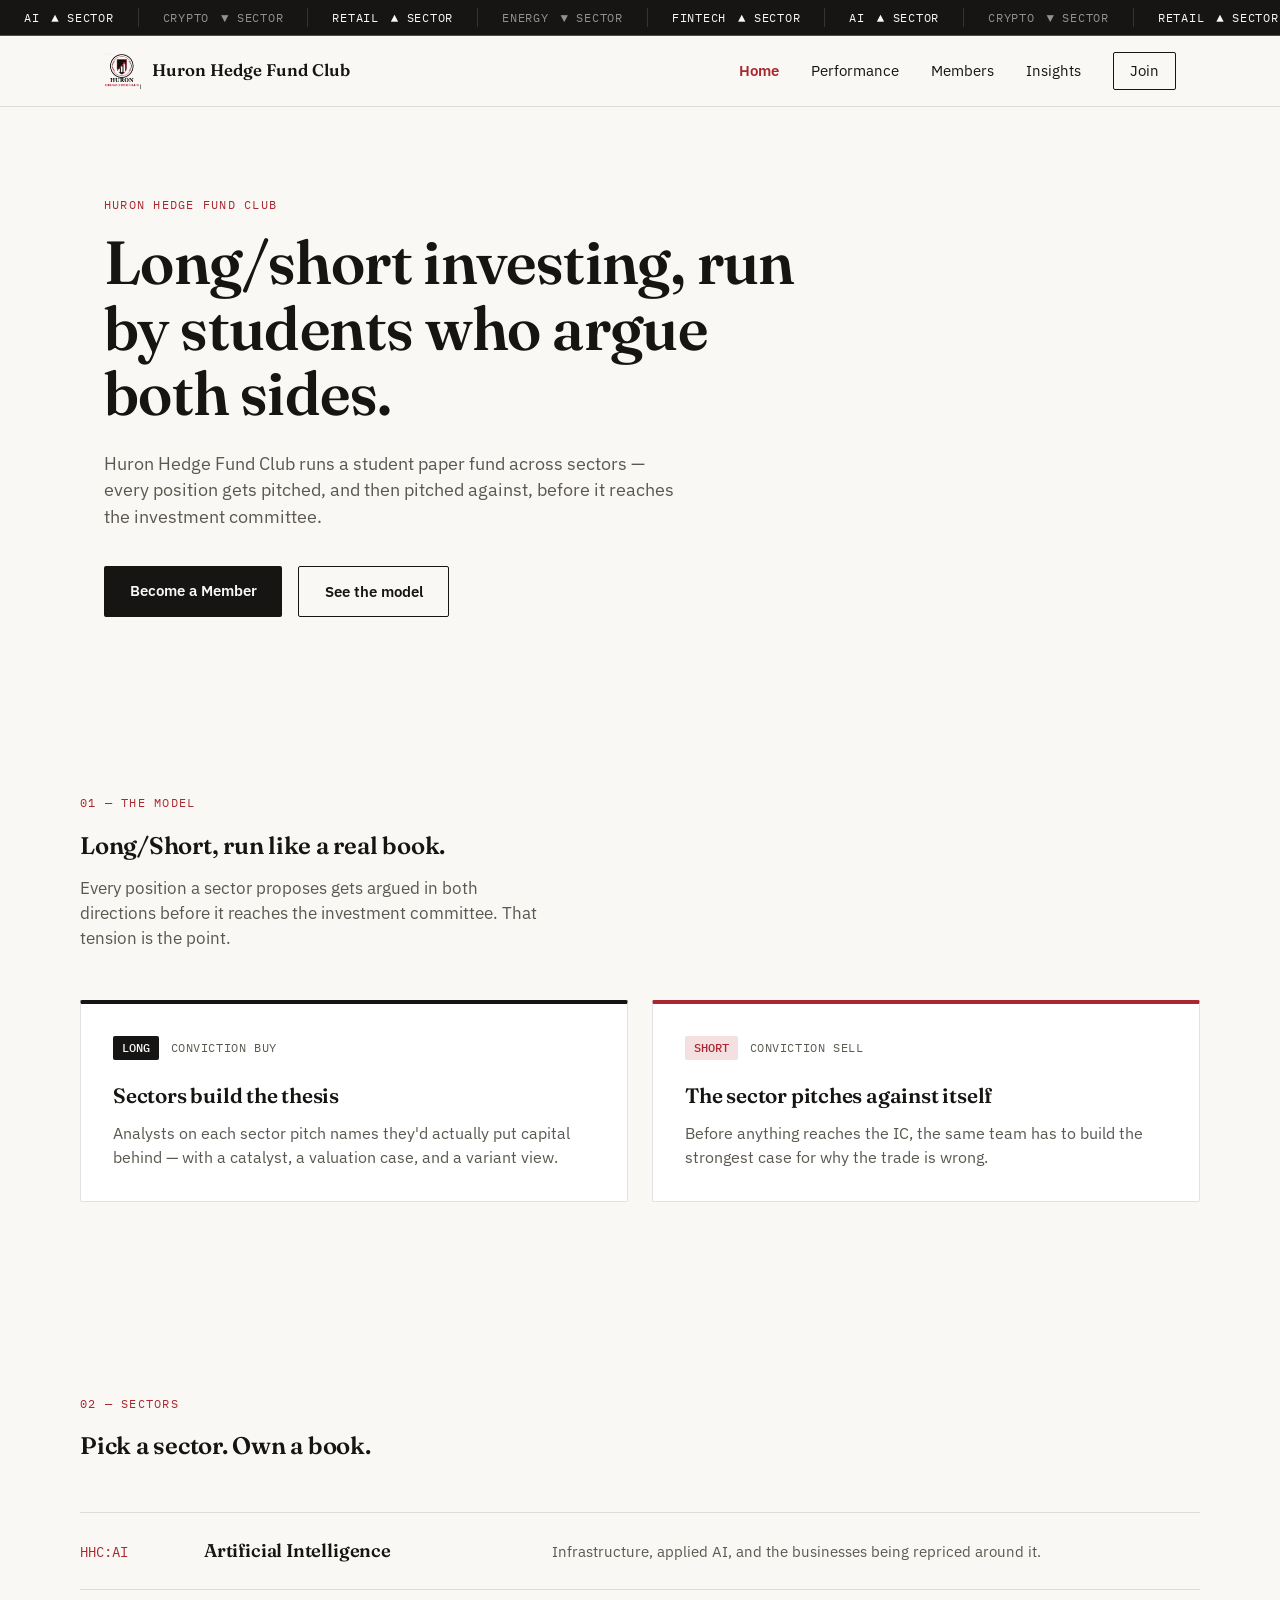
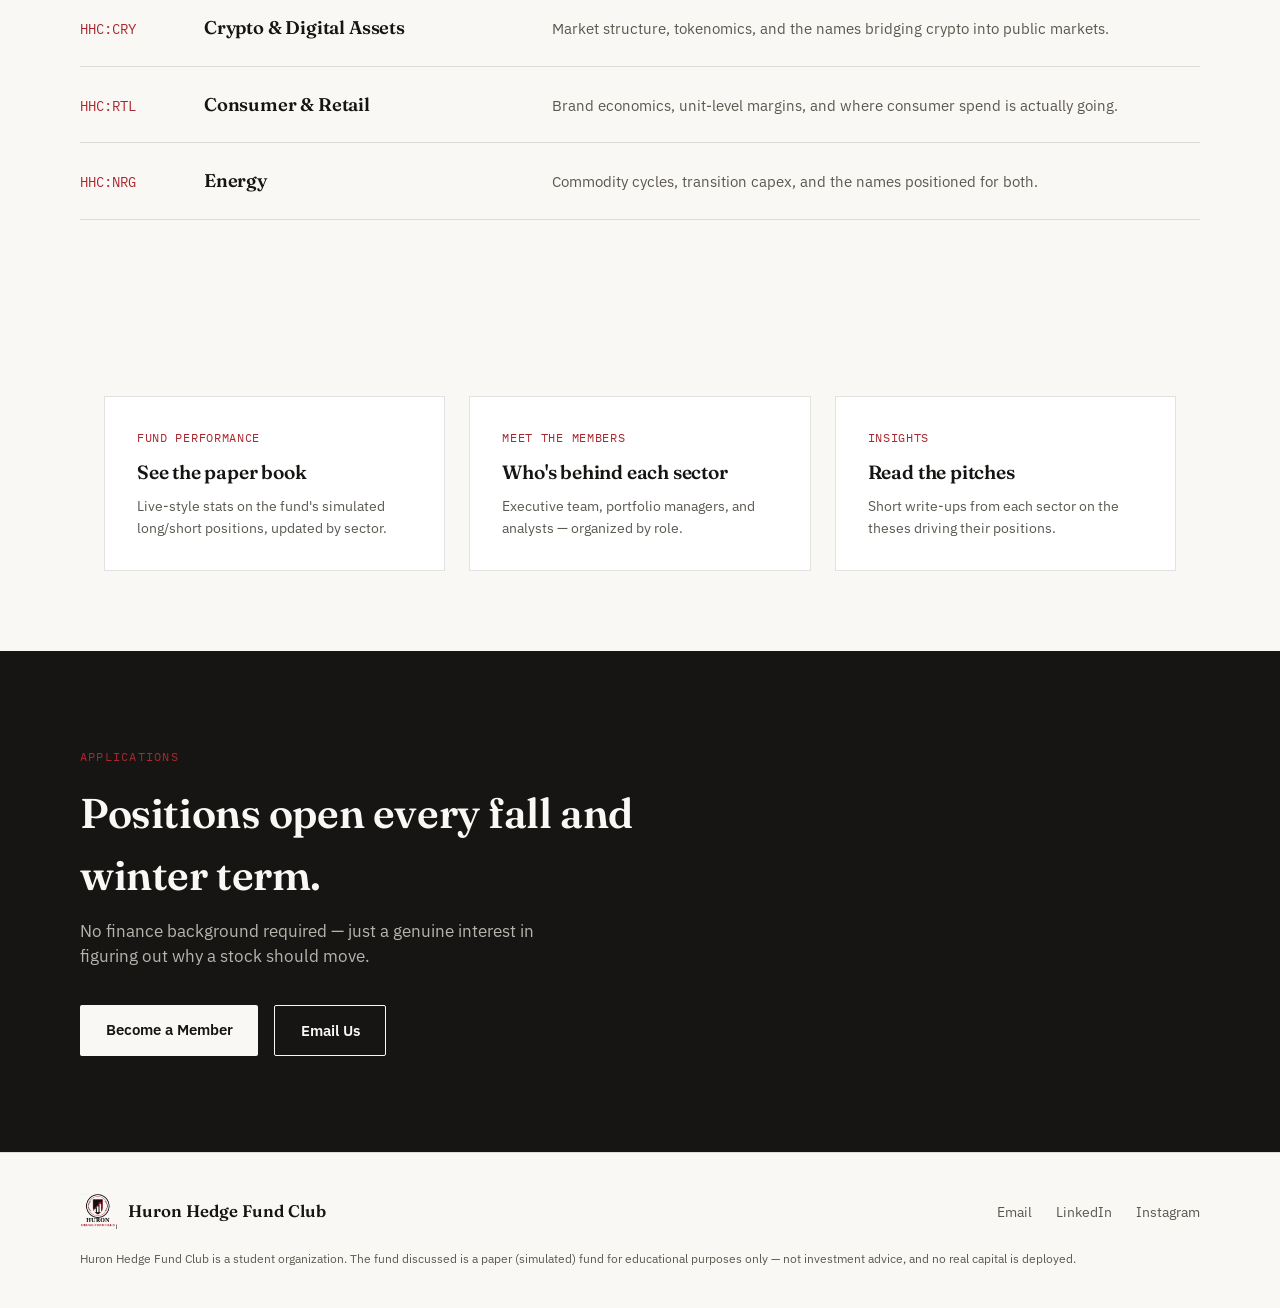
<file: index.html>
<!DOCTYPE html>
<html lang="en">
<head>
<meta charset="UTF-8">
<meta name="viewport" content="width=device-width, initial-scale=1.0">
<title>Huron Hedge Fund Club</title>
<meta name="description" content="Huron Hedge Fund Club — a student-run long/short paper fund organized into sectors.">
<link rel="icon" href="assets/logo.png">
<link rel="preconnect" href="https://fonts.googleapis.com">
<link rel="preconnect" href="https://fonts.gstatic.com" crossorigin>
<link href="https://fonts.googleapis.com/css2?family=Fraunces:opsz,wght@9..144,400;9..144,500;9..144,600&family=IBM+Plex+Mono:wght@400;500&family=IBM+Plex+Sans:wght@400;500;600&display=swap" rel="stylesheet">
<link rel="stylesheet" href="css/style.css">
</head>
<body data-page="home">

<div class="ticker-wrap" aria-hidden="true">
  <div class="ticker-track">
    <span class="ticker-item up">AI <span class="arrow">▲</span> SECTOR</span>
    <span class="ticker-item down">CRYPTO <span class="arrow">▼</span> SECTOR</span>
    <span class="ticker-item up">RETAIL <span class="arrow">▲</span> SECTOR</span>
    <span class="ticker-item down">ENERGY <span class="arrow">▼</span> SECTOR</span>
    <span class="ticker-item up">FINTECH <span class="arrow">▲</span> SECTOR</span>
    <span class="ticker-item up">AI <span class="arrow">▲</span> SECTOR</span>
    <span class="ticker-item down">CRYPTO <span class="arrow">▼</span> SECTOR</span>
    <span class="ticker-item up">RETAIL <span class="arrow">▲</span> SECTOR</span>
    <span class="ticker-item down">ENERGY <span class="arrow">▼</span> SECTOR</span>
    <span class="ticker-item up">FINTECH <span class="arrow">▲</span> SECTOR</span>
  </div>
</div>

<header class="site-header">
  <nav class="nav">
    <a href="index.html" class="brand"><img src="assets/logo.png" alt="Huron Hedge Fund Club crest">Huron Hedge Fund Club</a>
    <button class="nav-toggle" id="navToggle" aria-label="Toggle menu" aria-expanded="false">
      <span></span><span></span><span></span>
    </button>
    <div class="nav-links" id="navLinks">
      <a href="index.html" data-page-link="home">Home</a>
      <a href="performance.html" data-page-link="performance">Performance</a>
      <a href="members.html" data-page-link="members">Members</a>
      <a href="insights.html" data-page-link="insights">Insights</a>
      <a href="join.html" data-page-link="join" class="nav-cta">Join</a>
    </div>
  </nav>
</header>

<main>
  <section class="hero">
    <p class="eyebrow">Huron Hedge Fund Club</p>
    <h1 id="heroTitle">Long/short investing, run by students who argue both sides.</h1>
    <p class="hero-sub" id="heroSub">Huron Hedge Fund Club runs a student paper fund across sectors — every position gets pitched, and then pitched against, before it reaches the investment committee.</p>
    <div class="hero-actions">
      <a href="join.html" class="btn btn-primary">Become a Member</a>
      <a href="#model" class="btn btn-ghost">See the model</a>
    </div>
  </section>

  <section class="model" id="model">
    <div class="section-head">
      <p class="eyebrow">01 — The Model</p>
      <h2>Long/Short, run like a real book.</h2>
      <p class="section-lede" id="modelLede">
        Every position a sector proposes gets argued in both directions before it reaches the
        investment committee. That tension is the point.
      </p>
    </div>

    <div class="ledger">
      <div class="ledger-card long">
        <div class="ledger-label"><span class="tag">LONG</span><span class="mono">CONVICTION BUY</span></div>
        <h3>Sectors build the thesis</h3>
        <p>Analysts on each sector pitch names they'd actually put capital behind — with a
        catalyst, a valuation case, and a variant view.</p>
      </div>
      <div class="ledger-card short">
        <div class="ledger-label"><span class="tag">SHORT</span><span class="mono">CONVICTION SELL</span></div>
        <h3>The sector pitches against itself</h3>
        <p>Before anything reaches the IC, the same team has to build the strongest case
        for why the trade is wrong.</p>
      </div>
    </div>
  </section>

  <section class="desks" id="desks">
    <div class="section-head">
      <p class="eyebrow">02 — Sectors</p>
      <h2>Pick a sector. Own a book.</h2>
    </div>

    <div class="desk-grid" id="deskGrid">
      <p class="loading-placeholder">Loading sectors…</p>
    </div>
  </section>

  <section class="quick-links">
    <a href="performance.html" class="quick-link">
      <span class="qeyebrow">Fund Performance</span>
      <h3>See the paper book</h3>
      <p>Live-style stats on the fund's simulated long/short positions, updated by sector.</p>
    </a>
    <a href="members.html" class="quick-link">
      <span class="qeyebrow">Meet the Members</span>
      <h3>Who's behind each sector</h3>
      <p>Executive team, portfolio managers, and analysts — organized by role.</p>
    </a>
    <a href="insights.html" class="quick-link">
      <span class="qeyebrow">Insights</span>
      <h3>Read the pitches</h3>
      <p>Short write-ups from each sector on the theses driving their positions.</p>
    </a>
  </section>

  <section class="join" id="join">
    <div class="join-inner">
      <p class="eyebrow">Applications</p>
      <h2>Positions open every fall and winter term.</h2>
      <p class="section-lede" id="joinLede">
        No finance background required — just a genuine interest in figuring out
        why a stock should move.
      </p>
      <div class="hero-actions">
        <a href="join.html" class="btn btn-primary">Become a Member</a>
        <a href="mailto:huronhedgeclub@example.com" class="btn btn-ghost">Email Us</a>
      </div>
    </div>
  </section>
</main>

<footer class="site-footer">
  <div class="footer-inner">
    <a href="index.html" class="brand"><img src="assets/logo.png" alt="Huron Hedge Fund Club crest">Huron Hedge Fund Club</a>
    <div class="footer-links">
      <a href="mailto:huronhedgeclub@example.com">Email</a>
      <a href="#" target="_blank" rel="noopener">LinkedIn</a>
      <a href="#" target="_blank" rel="noopener">Instagram</a>
    </div>
  </div>
  <p class="fine-print">Huron Hedge Fund Club is a student organization. The fund discussed is a paper (simulated) fund for educational purposes only — not investment advice, and no real capital is deployed.</p>
</footer>

<script src="js/data.js"></script>
<script src="js/main.js"></script>
</body>
</html>
</file>
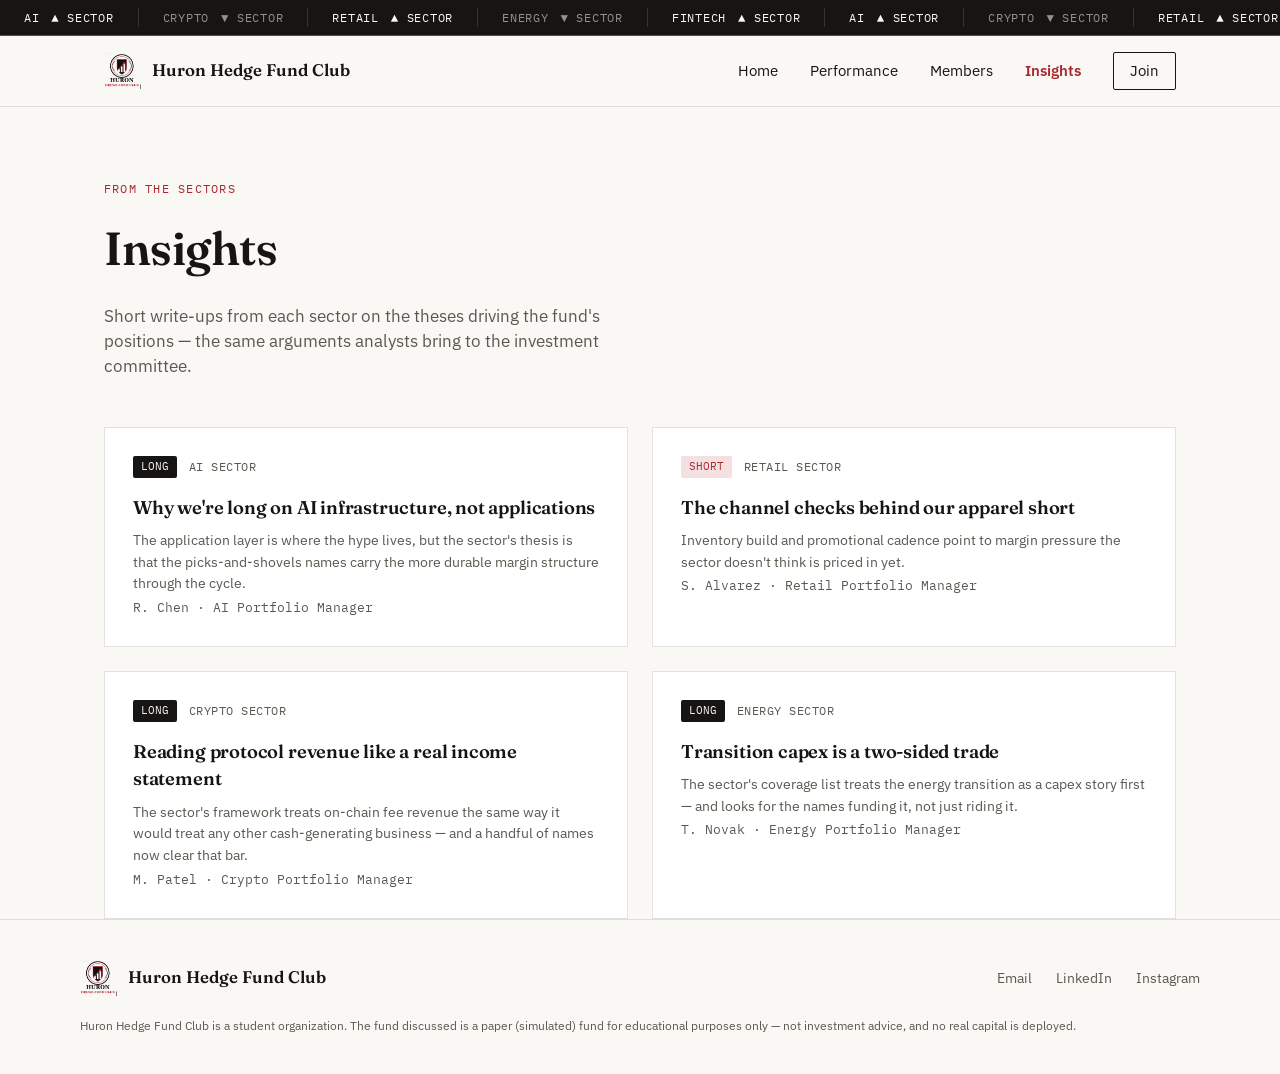
<file: insights.html>
<!DOCTYPE html>
<html lang="en">
<head>
<meta charset="UTF-8">
<meta name="viewport" content="width=device-width, initial-scale=1.0">
<title>Insights — Huron Hedge Fund Club</title>
<meta name="description" content="Short write-ups from each sector on the theses driving Huron Hedge Fund Club's positions.">
<link rel="icon" href="assets/logo.png">
<link rel="preconnect" href="https://fonts.googleapis.com">
<link rel="preconnect" href="https://fonts.gstatic.com" crossorigin>
<link href="https://fonts.googleapis.com/css2?family=Fraunces:opsz,wght@9..144,400;9..144,500;9..144,600&family=IBM+Plex+Mono:wght@400;500&family=IBM+Plex+Sans:wght@400;500;600&display=swap" rel="stylesheet">
<link rel="stylesheet" href="css/style.css">
</head>
<body data-page="insights">

<div class="ticker-wrap" aria-hidden="true">
  <div class="ticker-track">
    <span class="ticker-item up">AI <span class="arrow">▲</span> SECTOR</span>
    <span class="ticker-item down">CRYPTO <span class="arrow">▼</span> SECTOR</span>
    <span class="ticker-item up">RETAIL <span class="arrow">▲</span> SECTOR</span>
    <span class="ticker-item down">ENERGY <span class="arrow">▼</span> SECTOR</span>
    <span class="ticker-item up">FINTECH <span class="arrow">▲</span> SECTOR</span>
    <span class="ticker-item up">AI <span class="arrow">▲</span> SECTOR</span>
    <span class="ticker-item down">CRYPTO <span class="arrow">▼</span> SECTOR</span>
    <span class="ticker-item up">RETAIL <span class="arrow">▲</span> SECTOR</span>
    <span class="ticker-item down">ENERGY <span class="arrow">▼</span> SECTOR</span>
    <span class="ticker-item up">FINTECH <span class="arrow">▲</span> SECTOR</span>
  </div>
</div>

<header class="site-header">
  <nav class="nav">
    <a href="index.html" class="brand"><img src="assets/logo.png" alt="Huron Hedge Fund Club crest">Huron Hedge Fund Club</a>
    <button class="nav-toggle" id="navToggle" aria-label="Toggle menu" aria-expanded="false">
      <span></span><span></span><span></span>
    </button>
    <div class="nav-links" id="navLinks">
      <a href="index.html" data-page-link="home">Home</a>
      <a href="performance.html" data-page-link="performance">Performance</a>
      <a href="members.html" data-page-link="members">Members</a>
      <a href="insights.html" data-page-link="insights">Insights</a>
      <a href="join.html" data-page-link="join" class="nav-cta">Join</a>
    </div>
  </nav>
</header>

<main>
  <div class="page-hero">
    <p class="eyebrow">From the Sectors</p>
    <h1>Insights</h1>
    <p class="section-lede">
      Short write-ups from each sector on the theses driving the fund's positions — the same
      arguments analysts bring to the investment committee.
    </p>
  </div>

  <div class="insight-grid" id="insightGrid">
    <p class="loading-placeholder">Loading insights…</p>
  </div>
</main>

<footer class="site-footer">
  <div class="footer-inner">
    <a href="index.html" class="brand"><img src="assets/logo.png" alt="Huron Hedge Fund Club crest">Huron Hedge Fund Club</a>
    <div class="footer-links">
      <a href="mailto:huronhedgeclub@example.com">Email</a>
      <a href="#" target="_blank" rel="noopener">LinkedIn</a>
      <a href="#" target="_blank" rel="noopener">Instagram</a>
    </div>
  </div>
  <p class="fine-print">Huron Hedge Fund Club is a student organization. The fund discussed is a paper (simulated) fund for educational purposes only — not investment advice, and no real capital is deployed.</p>
</footer>

<script src="js/data.js"></script>
<script src="js/main.js"></script>
</body>
</html>
</file>
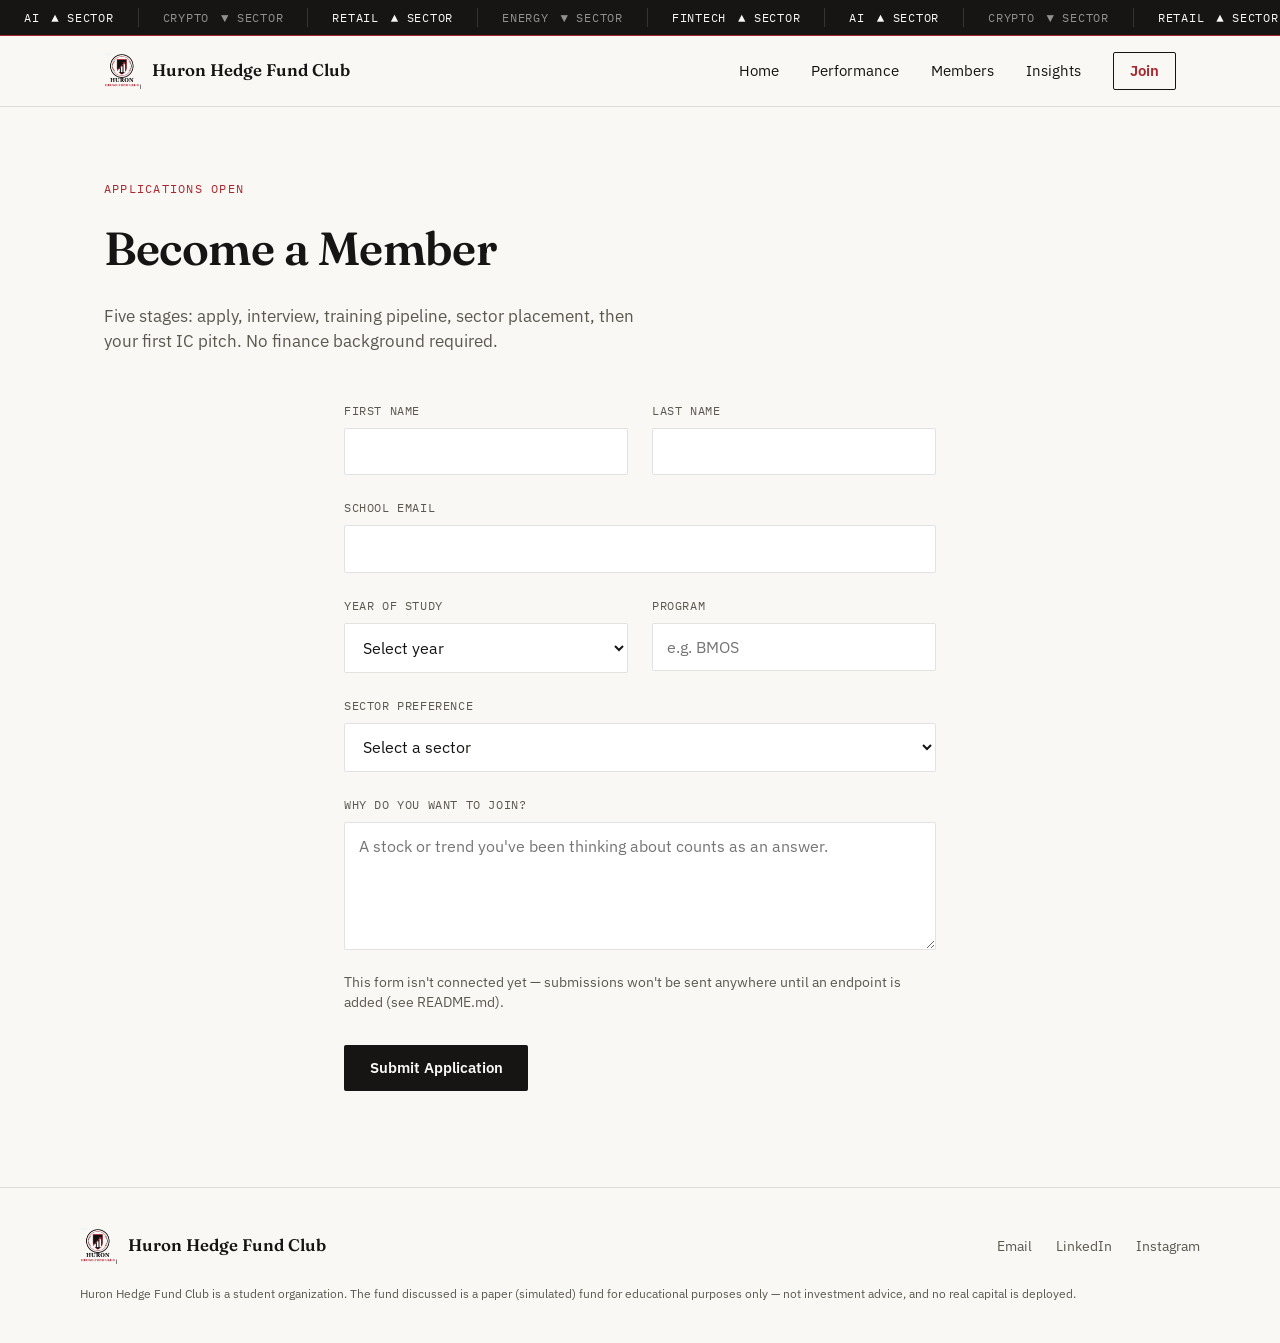
<file: join.html>
<!DOCTYPE html>
<html lang="en">
<head>
<meta charset="UTF-8">
<meta name="viewport" content="width=device-width, initial-scale=1.0">
<title>Join — Huron Hedge Fund Club</title>
<meta name="description" content="Apply to join Huron Hedge Fund Club. No finance background required.">
<link rel="icon" href="assets/logo.png">
<link rel="preconnect" href="https://fonts.googleapis.com">
<link rel="preconnect" href="https://fonts.gstatic.com" crossorigin>
<link href="https://fonts.googleapis.com/css2?family=Fraunces:opsz,wght@9..144,400;9..144,500;9..144,600&family=IBM+Plex+Mono:wght@400;500&family=IBM+Plex+Sans:wght@400;500;600&display=swap" rel="stylesheet">
<link rel="stylesheet" href="css/style.css">
</head>
<body data-page="join">

<div class="ticker-wrap" aria-hidden="true">
  <div class="ticker-track">
    <span class="ticker-item up">AI <span class="arrow">▲</span> SECTOR</span>
    <span class="ticker-item down">CRYPTO <span class="arrow">▼</span> SECTOR</span>
    <span class="ticker-item up">RETAIL <span class="arrow">▲</span> SECTOR</span>
    <span class="ticker-item down">ENERGY <span class="arrow">▼</span> SECTOR</span>
    <span class="ticker-item up">FINTECH <span class="arrow">▲</span> SECTOR</span>
    <span class="ticker-item up">AI <span class="arrow">▲</span> SECTOR</span>
    <span class="ticker-item down">CRYPTO <span class="arrow">▼</span> SECTOR</span>
    <span class="ticker-item up">RETAIL <span class="arrow">▲</span> SECTOR</span>
    <span class="ticker-item down">ENERGY <span class="arrow">▼</span> SECTOR</span>
    <span class="ticker-item up">FINTECH <span class="arrow">▲</span> SECTOR</span>
  </div>
</div>

<header class="site-header">
  <nav class="nav">
    <a href="index.html" class="brand"><img src="assets/logo.png" alt="Huron Hedge Fund Club crest">Huron Hedge Fund Club</a>
    <button class="nav-toggle" id="navToggle" aria-label="Toggle menu" aria-expanded="false">
      <span></span><span></span><span></span>
    </button>
    <div class="nav-links" id="navLinks">
      <a href="index.html" data-page-link="home">Home</a>
      <a href="performance.html" data-page-link="performance">Performance</a>
      <a href="members.html" data-page-link="members">Members</a>
      <a href="insights.html" data-page-link="insights">Insights</a>
      <a href="join.html" data-page-link="join" class="nav-cta">Join</a>
    </div>
  </nav>
</header>

<main>
  <div class="page-hero">
    <p class="eyebrow">Applications Open</p>
    <h1>Become a Member</h1>
    <p class="section-lede" id="joinIntro">
      Five stages: apply, interview, training pipeline, sector placement, then your first IC
      pitch. No finance background required.
    </p>
  </div>

  <section class="form-section">
    <form id="joinForm" novalidate>
      <div class="field-row">
        <div class="field">
          <label for="firstName">First Name</label>
          <input type="text" id="firstName" name="firstName" required>
        </div>
        <div class="field">
          <label for="lastName">Last Name</label>
          <input type="text" id="lastName" name="lastName" required>
        </div>
      </div>

      <div class="field">
        <label for="email">School Email</label>
        <input type="email" id="email" name="email" required>
      </div>

      <div class="field-row">
        <div class="field">
          <label for="yearOfStudy">Year of Study</label>
          <select id="yearOfStudy" name="yearOfStudy" required>
            <option value="" disabled selected>Select year</option>
            <option>First Year</option>
            <option>Second Year</option>
            <option>Third Year</option>
            <option>Fourth Year+</option>
          </select>
        </div>
        <div class="field">
          <label for="program">Program</label>
          <input type="text" id="program" name="program" placeholder="e.g. BMOS" required>
        </div>
      </div>

      <div class="field">
        <label for="deskPreference">Sector Preference</label>
        <select id="deskPreference" name="deskPreference">
          <option value="" disabled selected>Select a sector</option>
        </select>
      </div>

      <div class="field">
        <label for="whyJoin">Why do you want to join?</label>
        <textarea id="whyJoin" name="whyJoin" rows="5" placeholder="A stock or trend you've been thinking about counts as an answer." required></textarea>
      </div>

      <p class="form-note" id="formNote">
        This form is a front-end preview — submissions aren't sent anywhere yet.
      </p>

      <button type="submit" class="btn btn-primary">Submit Application</button>

      <div class="form-success" id="formSuccess">
        <h3>Application received.</h3>
        <p>Thanks for applying — the exec team will follow up by email.</p>
      </div>

      <div class="form-error" id="formError">
        <h3>Form isn't connected yet.</h3>
        <p>This site's owner needs to add a form endpoint in <code>js/data.js</code> (see README.md) before applications can be received.</p>
      </div>
    </form>
  </section>
</main>

<footer class="site-footer">
  <div class="footer-inner">
    <a href="index.html" class="brand"><img src="assets/logo.png" alt="Huron Hedge Fund Club crest">Huron Hedge Fund Club</a>
    <div class="footer-links">
      <a href="mailto:huronhedgeclub@example.com">Email</a>
      <a href="#" target="_blank" rel="noopener">LinkedIn</a>
      <a href="#" target="_blank" rel="noopener">Instagram</a>
    </div>
  </div>
  <p class="fine-print">Huron Hedge Fund Club is a student organization. The fund discussed is a paper (simulated) fund for educational purposes only — not investment advice, and no real capital is deployed.</p>
</footer>

<script src="js/data.js"></script>
<script src="js/main.js"></script>
</body>
</html>
</file>
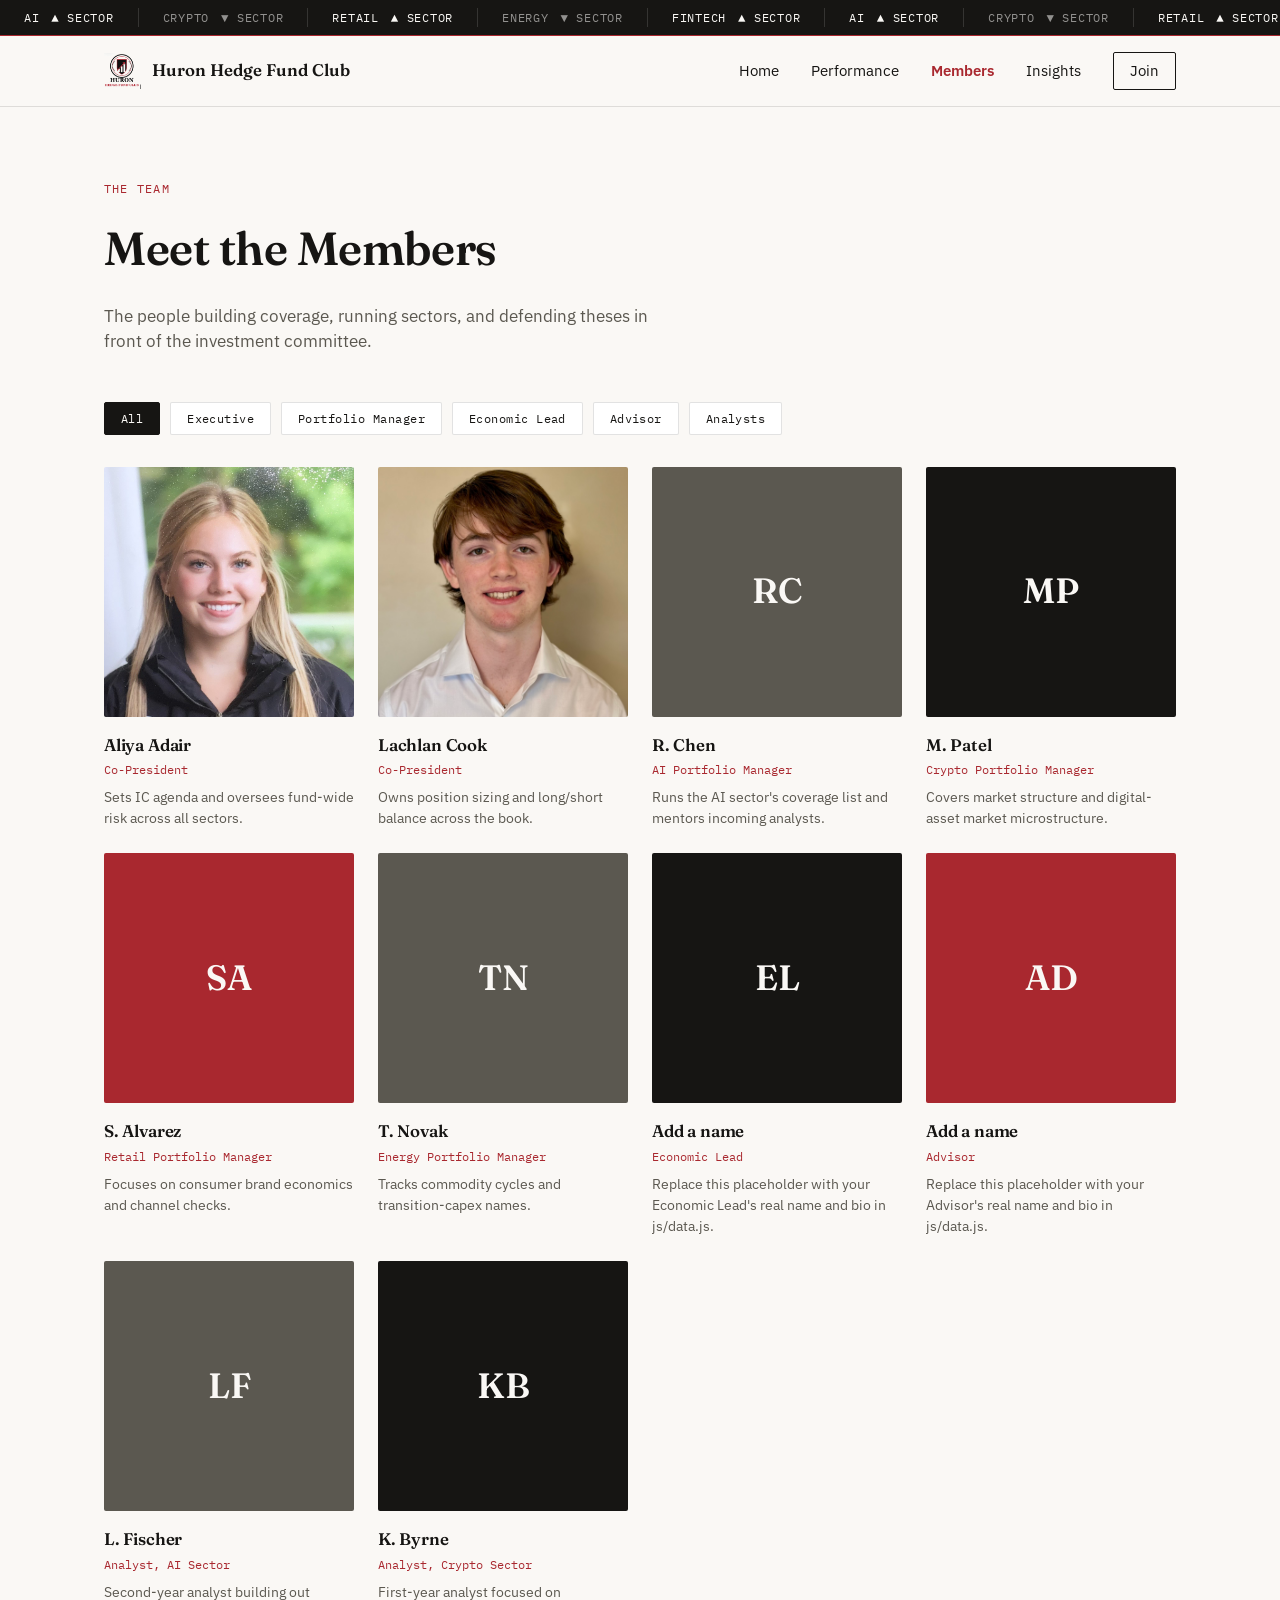
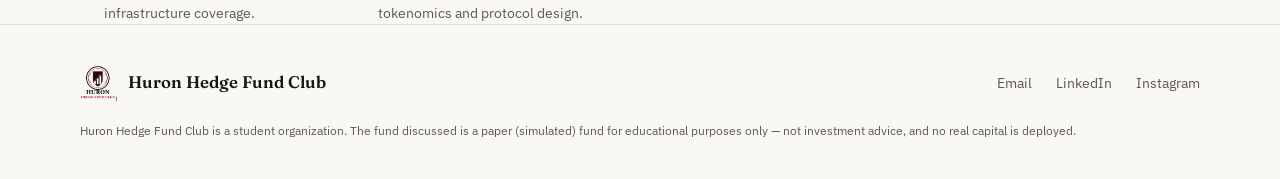
<file: members.html>
<!DOCTYPE html>
<html lang="en">
<head>
<meta charset="UTF-8">
<meta name="viewport" content="width=device-width, initial-scale=1.0">
<title>Members — Huron Hedge Fund Club</title>
<meta name="description" content="Meet the executive team, portfolio managers, and analysts of Huron Hedge Fund Club.">
<link rel="icon" href="assets/logo.png">
<link rel="preconnect" href="https://fonts.googleapis.com">
<link rel="preconnect" href="https://fonts.gstatic.com" crossorigin>
<link href="https://fonts.googleapis.com/css2?family=Fraunces:opsz,wght@9..144,400;9..144,500;9..144,600&family=IBM+Plex+Mono:wght@400;500&family=IBM+Plex+Sans:wght@400;500;600&display=swap" rel="stylesheet">
<link rel="stylesheet" href="css/style.css">
</head>
<body data-page="members">

<div class="ticker-wrap" aria-hidden="true">
  <div class="ticker-track">
    <span class="ticker-item up">AI <span class="arrow">▲</span> SECTOR</span>
    <span class="ticker-item down">CRYPTO <span class="arrow">▼</span> SECTOR</span>
    <span class="ticker-item up">RETAIL <span class="arrow">▲</span> SECTOR</span>
    <span class="ticker-item down">ENERGY <span class="arrow">▼</span> SECTOR</span>
    <span class="ticker-item up">FINTECH <span class="arrow">▲</span> SECTOR</span>
    <span class="ticker-item up">AI <span class="arrow">▲</span> SECTOR</span>
    <span class="ticker-item down">CRYPTO <span class="arrow">▼</span> SECTOR</span>
    <span class="ticker-item up">RETAIL <span class="arrow">▲</span> SECTOR</span>
    <span class="ticker-item down">ENERGY <span class="arrow">▼</span> SECTOR</span>
    <span class="ticker-item up">FINTECH <span class="arrow">▲</span> SECTOR</span>
  </div>
</div>

<header class="site-header">
  <nav class="nav">
    <a href="index.html" class="brand"><img src="assets/logo.png" alt="Huron Hedge Fund Club crest">Huron Hedge Fund Club</a>
    <button class="nav-toggle" id="navToggle" aria-label="Toggle menu" aria-expanded="false">
      <span></span><span></span><span></span>
    </button>
    <div class="nav-links" id="navLinks">
      <a href="index.html" data-page-link="home">Home</a>
      <a href="performance.html" data-page-link="performance">Performance</a>
      <a href="members.html" data-page-link="members">Members</a>
      <a href="insights.html" data-page-link="insights">Insights</a>
      <a href="join.html" data-page-link="join" class="nav-cta">Join</a>
    </div>
  </nav>
</header>

<main>
  <div class="page-hero">
    <p class="eyebrow">The Team</p>
    <h1>Meet the Members</h1>
    <p class="section-lede">
      The people building coverage, running sectors, and defending theses in front of the
      investment committee.
    </p>
  </div>

  <div class="member-filter" id="memberFilter">
    <button class="active" data-filter="all">All</button>
    <button data-filter="exec">Executive</button>
    <button data-filter="pm">Portfolio Manager</button>
    <button data-filter="econ">Economic Lead</button>
    <button data-filter="advisor">Advisor</button>
    <button data-filter="analysts">Analysts</button>
  </div>

  <div class="member-grid" id="memberGrid">
    <p class="loading-placeholder">Loading members…</p>
  </div>
</main>

<footer class="site-footer">
  <div class="footer-inner">
    <a href="index.html" class="brand"><img src="assets/logo.png" alt="Huron Hedge Fund Club crest">Huron Hedge Fund Club</a>
    <div class="footer-links">
      <a href="mailto:huronhedgeclub@example.com">Email</a>
      <a href="#" target="_blank" rel="noopener">LinkedIn</a>
      <a href="#" target="_blank" rel="noopener">Instagram</a>
    </div>
  </div>
  <p class="fine-print">Huron Hedge Fund Club is a student organization. The fund discussed is a paper (simulated) fund for educational purposes only — not investment advice, and no real capital is deployed.</p>
</footer>

<script src="js/data.js"></script>
<script src="js/main.js"></script>
</body>
</html>
</file>
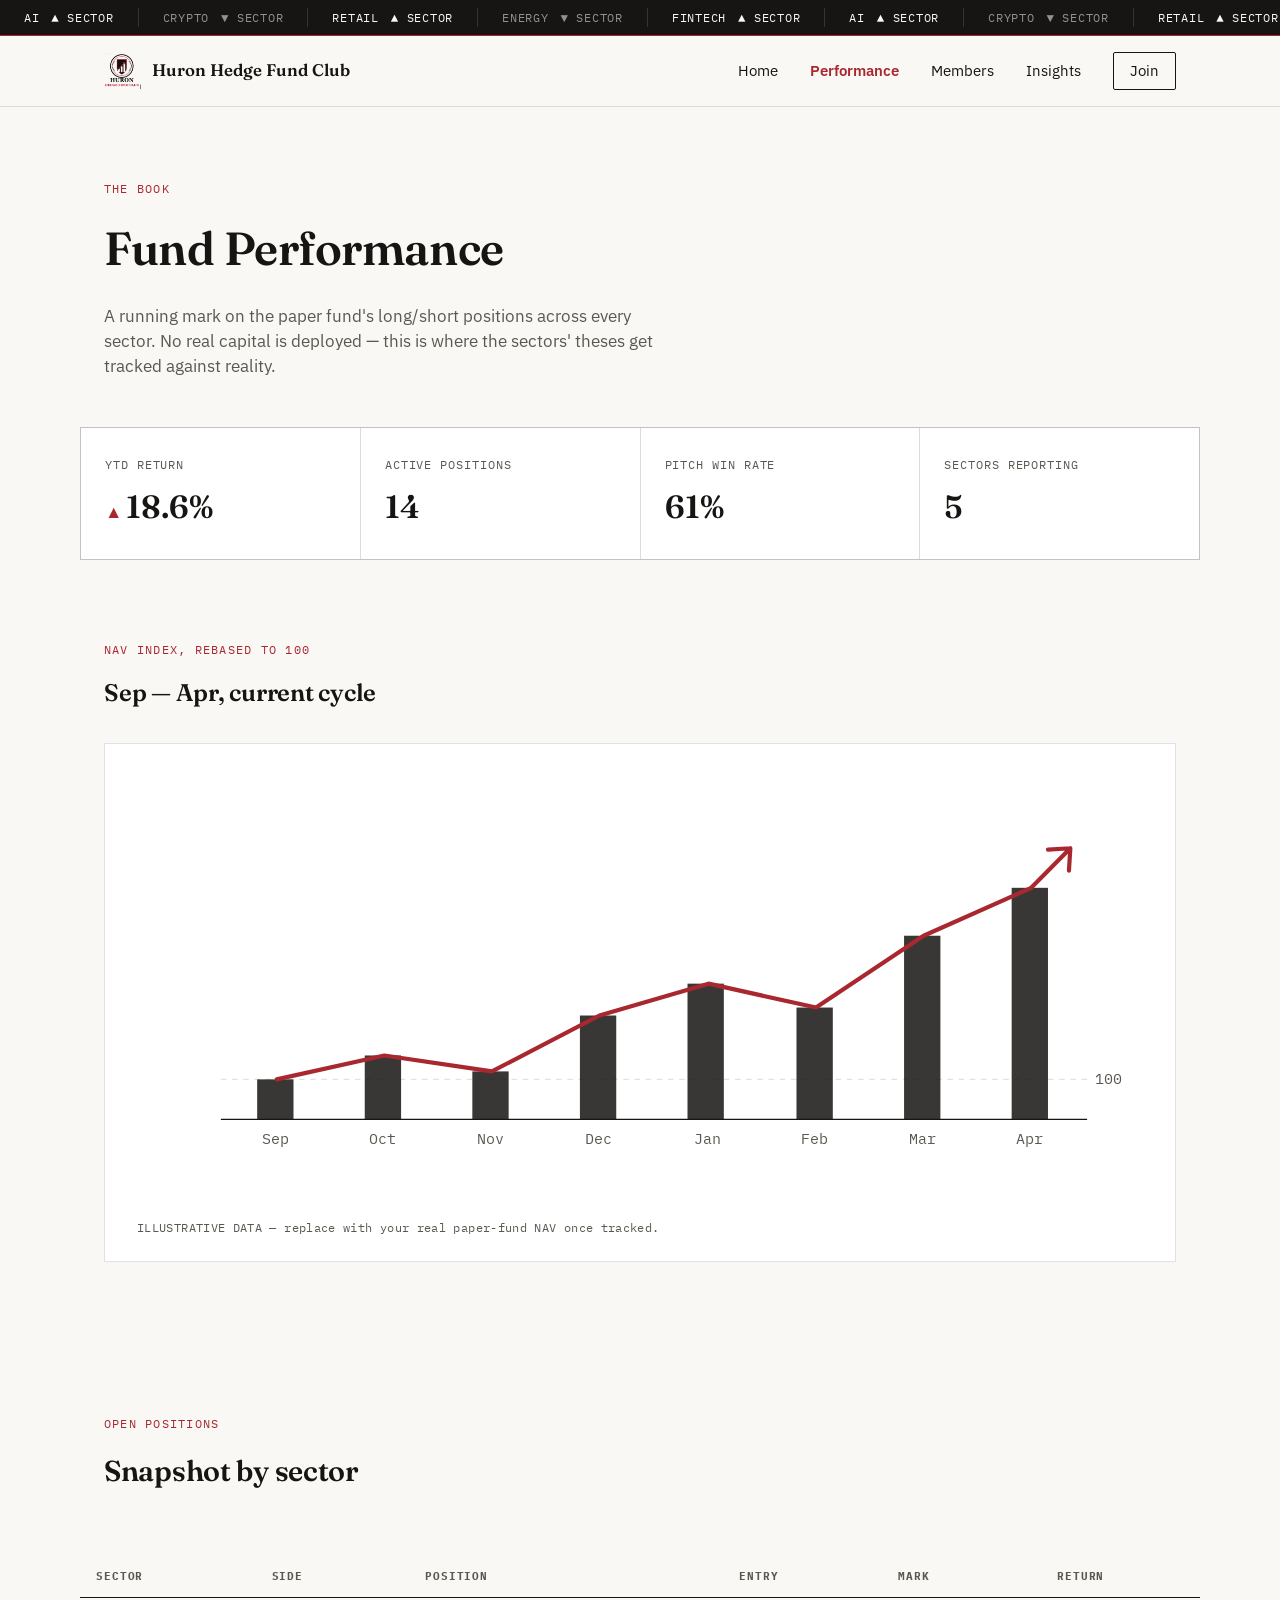
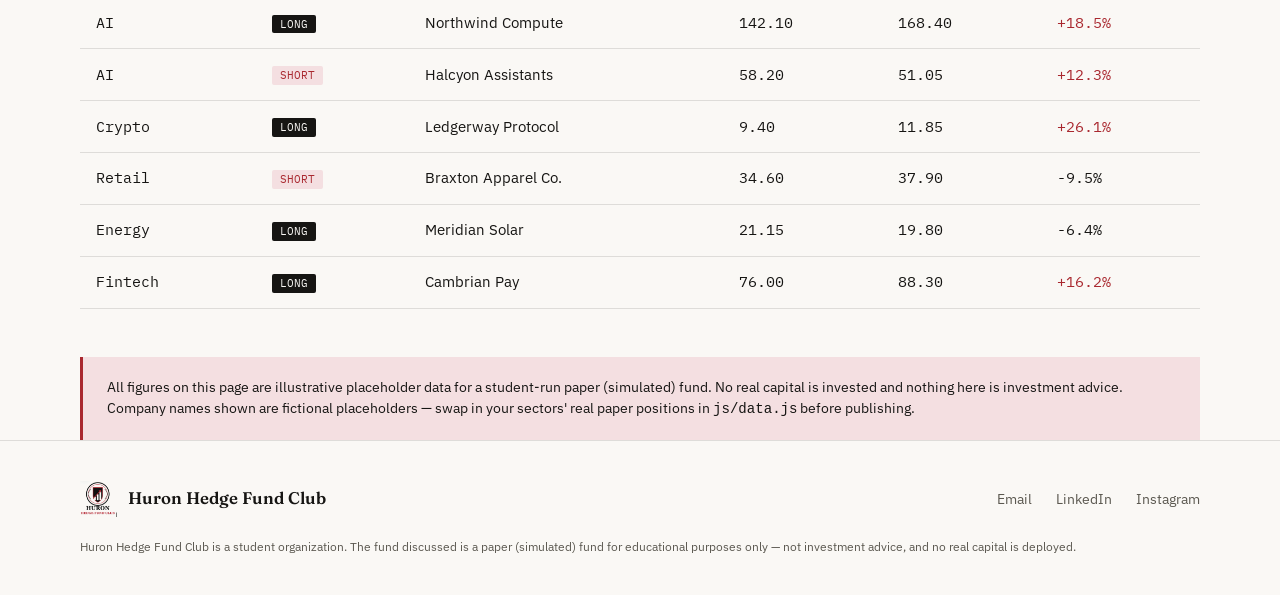
<file: performance.html>
<!DOCTYPE html>
<html lang="en">
<head>
<meta charset="UTF-8">
<meta name="viewport" content="width=device-width, initial-scale=1.0">
<title>Fund Performance — Huron Hedge Fund Club</title>
<meta name="description" content="A running mark on the Huron Hedge Fund Club paper fund's long/short positions across every sector.">
<link rel="icon" href="assets/logo.png">
<link rel="preconnect" href="https://fonts.googleapis.com">
<link rel="preconnect" href="https://fonts.gstatic.com" crossorigin>
<link href="https://fonts.googleapis.com/css2?family=Fraunces:opsz,wght@9..144,400;9..144,500;9..144,600&family=IBM+Plex+Mono:wght@400;500&family=IBM+Plex+Sans:wght@400;500;600&display=swap" rel="stylesheet">
<link rel="stylesheet" href="css/style.css">
</head>
<body data-page="performance">

<div class="ticker-wrap" aria-hidden="true">
  <div class="ticker-track">
    <span class="ticker-item up">AI <span class="arrow">▲</span> SECTOR</span>
    <span class="ticker-item down">CRYPTO <span class="arrow">▼</span> SECTOR</span>
    <span class="ticker-item up">RETAIL <span class="arrow">▲</span> SECTOR</span>
    <span class="ticker-item down">ENERGY <span class="arrow">▼</span> SECTOR</span>
    <span class="ticker-item up">FINTECH <span class="arrow">▲</span> SECTOR</span>
    <span class="ticker-item up">AI <span class="arrow">▲</span> SECTOR</span>
    <span class="ticker-item down">CRYPTO <span class="arrow">▼</span> SECTOR</span>
    <span class="ticker-item up">RETAIL <span class="arrow">▲</span> SECTOR</span>
    <span class="ticker-item down">ENERGY <span class="arrow">▼</span> SECTOR</span>
    <span class="ticker-item up">FINTECH <span class="arrow">▲</span> SECTOR</span>
  </div>
</div>

<header class="site-header">
  <nav class="nav">
    <a href="index.html" class="brand"><img src="assets/logo.png" alt="Huron Hedge Fund Club crest">Huron Hedge Fund Club</a>
    <button class="nav-toggle" id="navToggle" aria-label="Toggle menu" aria-expanded="false">
      <span></span><span></span><span></span>
    </button>
    <div class="nav-links" id="navLinks">
      <a href="index.html" data-page-link="home">Home</a>
      <a href="performance.html" data-page-link="performance">Performance</a>
      <a href="members.html" data-page-link="members">Members</a>
      <a href="insights.html" data-page-link="insights">Insights</a>
      <a href="join.html" data-page-link="join" class="nav-cta">Join</a>
    </div>
  </nav>
</header>

<main>
  <div class="page-hero">
    <p class="eyebrow">The Book</p>
    <h1>Fund Performance</h1>
    <p class="section-lede">
      A running mark on the paper fund's long/short positions across every sector.
      No real capital is deployed — this is where the sectors' theses get tracked against reality.
    </p>
  </div>

  <div class="stat-grid" id="statGrid">
    <p class="loading-placeholder">Loading stats…</p>
  </div>

  <section class="chart-section">
    <div class="section-head" style="margin-bottom:2rem;">
      <p class="eyebrow">NAV Index, Rebased to 100</p>
      <h2>Sep — Apr, current cycle</h2>
    </div>

    <div class="chart-frame">
      <svg viewBox="0 0 720 300" xmlns="http://www.w3.org/2000/svg" role="img" aria-label="Fund NAV index rising from 100 to 124 over eight months">
        <line x1="60" y1="240" x2="680" y2="240" stroke="var(--ink)" stroke-width="1"/>
        <line x1="60" y1="211.4" x2="680" y2="211.4" stroke="var(--rule)" stroke-width="1" stroke-dasharray="4 4"/>
        <text x="686" y="215" font-family="IBM Plex Mono" font-size="11" fill="var(--slate)">100</text>

        <g fill="var(--ink)" opacity="0.85">
          <rect x="86"  y="211.4" width="26" height="28.6"/>
          <rect x="163" y="194.3" width="26" height="45.7"/>
          <rect x="240" y="205.7" width="26" height="34.3"/>
          <rect x="317" y="165.7" width="26" height="74.3"/>
          <rect x="394" y="142.9" width="26" height="97.1"/>
          <rect x="472" y="160.0" width="26" height="80.0"/>
          <rect x="549" y="108.6" width="26" height="131.4"/>
          <rect x="626" y="74.3"  width="26" height="165.7"/>
        </g>

        <polyline points="100,211.4 177,194.3 254,205.7 331,165.7 409,142.9 486,160 563,108.6 640,74.3"
          fill="none" stroke="var(--crimson)" stroke-width="3" stroke-linejoin="round" stroke-linecap="round"/>
        <path d="M 640 74.3 L 668 46 M 668 46 L 652 47 M 668 46 L 667 62"
          fill="none" stroke="var(--crimson)" stroke-width="3" stroke-linecap="round" stroke-linejoin="round"/>

        <g font-family="IBM Plex Mono" font-size="11" fill="var(--slate)">
          <text x="99"  y="258" text-anchor="middle">Sep</text>
          <text x="176" y="258" text-anchor="middle">Oct</text>
          <text x="253" y="258" text-anchor="middle">Nov</text>
          <text x="330" y="258" text-anchor="middle">Dec</text>
          <text x="408" y="258" text-anchor="middle">Jan</text>
          <text x="485" y="258" text-anchor="middle">Feb</text>
          <text x="562" y="258" text-anchor="middle">Mar</text>
          <text x="639" y="258" text-anchor="middle">Apr</text>
        </g>
      </svg>
      <p class="chart-caption" id="chartCaption">ILLUSTRATIVE DATA — replace with your real paper-fund NAV once tracked.</p>
    </div>
  </section>

  <div class="page-hero" style="padding-bottom:0;">
    <p class="eyebrow">Open Positions</p>
    <h2 style="font-size:1.8rem;">Snapshot by sector</h2>
  </div>

  <table class="positions-table">
    <thead>
      <tr>
        <th>Sector</th>
        <th>Side</th>
        <th>Position</th>
        <th>Entry</th>
        <th>Mark</th>
        <th>Return</th>
      </tr>
    </thead>
    <tbody id="positionsBody">
      <tr><td colspan="6" class="loading-placeholder">Loading positions…</td></tr>
    </tbody>
  </table>

  <div class="disclaimer-box">
    All figures on this page are illustrative placeholder data for a student-run paper (simulated) fund.
    No real capital is invested and nothing here is investment advice. Company names shown are fictional
    placeholders — swap in your sectors' real paper positions in <code>js/data.js</code> before publishing.
  </div>
</main>

<footer class="site-footer">
  <div class="footer-inner">
    <a href="index.html" class="brand"><img src="assets/logo.png" alt="Huron Hedge Fund Club crest">Huron Hedge Fund Club</a>
    <div class="footer-links">
      <a href="mailto:huronhedgeclub@example.com">Email</a>
      <a href="#" target="_blank" rel="noopener">LinkedIn</a>
      <a href="#" target="_blank" rel="noopener">Instagram</a>
    </div>
  </div>
  <p class="fine-print">Huron Hedge Fund Club is a student organization. The fund discussed is a paper (simulated) fund for educational purposes only — not investment advice, and no real capital is deployed.</p>
</footer>

<script src="js/data.js"></script>
<script src="js/main.js"></script>
</body>
</html>
</file>
<file: css/style.css>
/* ============================================
   HURON HEDGE CLUB — design tokens
   ============================================ */
:root {
  --ink: #161513;
  --paper: #FAF8F5;
  --paper-raised: #FFFFFF;
  --crimson: #A9282F;
  --crimson-dark: #7C1E24;
  --crimson-tint: #F4DFE1;
  --short: #A9282F;
  --short-tint: #F4DFE1;
  --slate: #5B5850;
  --rule: rgba(22, 21, 19, 0.12);

  --font-display: "Fraunces", Georgia, serif;
  --font-body: "IBM Plex Sans", -apple-system, sans-serif;
  --font-mono: "IBM Plex Mono", monospace;

  --max-w: 1120px;
}

* { box-sizing: border-box; }
html { scroll-behavior: smooth; }
@media (prefers-reduced-motion: reduce) {
  html { scroll-behavior: auto; }
  * { animation-duration: 0.01ms !important; animation-iteration-count: 1 !important; }
}

body {
  margin: 0;
  background: var(--paper);
  color: var(--ink);
  font-family: var(--font-body);
  line-height: 1.5;
  -webkit-font-smoothing: antialiased;
}

a { color: inherit; }
h1, h2, h3 { font-family: var(--font-display); margin: 0; font-weight: 600; letter-spacing: -0.01em; }
p { margin: 0; }
.mono { font-family: var(--font-mono); }

/* ============================================
   TICKER STRIP (signature element)
   ============================================ */
.ticker-wrap {
  background: var(--ink);
  color: var(--paper);
  overflow: hidden;
  white-space: nowrap;
  border-bottom: 1px solid var(--crimson);
}
.ticker-track {
  display: inline-flex;
  animation: scroll-ticker 28s linear infinite;
  padding: 8px 0;
}
@keyframes scroll-ticker {
  from { transform: translateX(0); }
  to { transform: translateX(-50%); }
}
.ticker-item {
  font-family: var(--font-mono);
  font-size: 0.78rem;
  letter-spacing: 0.06em;
  padding: 0 1.5rem;
  border-right: 1px solid rgba(237,234,226,0.15);
}
.ticker-item .arrow { margin-left: 4px; }
.ticker-item.up { color: var(--paper); }
.ticker-item.down { color: rgba(250,248,245,0.55); }

/* ============================================
   HEADER / NAV
   ============================================ */
.site-header {
  position: sticky;
  top: 0;
  z-index: 50;
  background: var(--paper);
  border-bottom: 1px solid var(--rule);
}
.nav {
  max-width: var(--max-w);
  margin: 0 auto;
  display: flex;
  align-items: center;
  justify-content: space-between;
  padding: 1rem 1.5rem;
}
.brand {
  display: flex;
  align-items: center;
  gap: 0.65rem;
  font-family: var(--font-display);
  font-weight: 600;
  font-size: 1.05rem;
  text-decoration: none;
  color: var(--ink);
}
.brand img {
  height: 36px;
  width: auto;
  display: block;
}
.nav-links a.active {
  color: var(--crimson);
  font-weight: 600;
}
.nav-links {
  display: flex;
  align-items: center;
  gap: 2rem;
}
.nav-links a {
  text-decoration: none;
  font-size: 0.92rem;
  color: var(--ink);
}
.nav-cta {
  border: 1px solid var(--ink);
  padding: 0.45rem 1rem;
  border-radius: 2px;
}
.nav-toggle { display: none; }

/* ============================================
   BUTTONS
   ============================================ */
.btn {
  display: inline-block;
  text-decoration: none;
  font-family: var(--font-body);
  font-weight: 600;
  font-size: 0.92rem;
  padding: 0.85rem 1.6rem;
  border-radius: 2px;
  transition: transform 0.15s ease, opacity 0.15s ease;
  cursor: pointer;
  border: none;
}
.btn:hover { transform: translateY(-1px); }
.btn:focus-visible { outline: 2px solid var(--crimson); outline-offset: 2px; }
.btn-primary { background: var(--ink); color: var(--paper); }
.btn-primary:hover { opacity: 0.88; }
.btn-ghost { border: 1px solid var(--ink); color: var(--ink); background: transparent; }

/* ============================================
   LAYOUT HELPERS
   ============================================ */
section { padding: 6rem 1.5rem; }
.section-head, .ledger, .desk-grid, .pipeline-steps, .hero, .join-inner {
  max-width: var(--max-w);
  margin: 0 auto;
}
.eyebrow {
  font-family: var(--font-mono);
  font-size: 0.78rem;
  letter-spacing: 0.1em;
  text-transform: uppercase;
  color: var(--crimson);
  margin-bottom: 1rem;
}
.section-lede {
  max-width: 46ch;
  color: var(--slate);
  font-size: 1.05rem;
  margin-top: 0.75rem;
}

/* ============================================
   HERO
   ============================================ */
.hero { padding-top: 5.5rem; padding-bottom: 5rem; }
.hero h1 {
  font-size: clamp(2.4rem, 5vw, 3.8rem);
  line-height: 1.08;
  max-width: 18ch;
}
.hero-sub {
  max-width: 52ch;
  color: var(--slate);
  font-size: 1.1rem;
  margin-top: 1.5rem;
}
.hero-actions {
  display: flex;
  gap: 1rem;
  margin-top: 2.25rem;
  flex-wrap: wrap;
}

/* ============================================
   THE MODEL — ledger cards
   ============================================ */
.ledger {
  display: grid;
  grid-template-columns: 1fr 1fr;
  gap: 1.5rem;
  margin-top: 3rem;
}
.ledger-card {
  background: var(--paper-raised);
  border: 1px solid var(--rule);
  border-top: 4px solid;
  padding: 2rem;
  border-radius: 2px;
}
.ledger-card.long { border-top-color: var(--ink); }
.ledger-card.short { border-top-color: var(--short); }
.ledger-label {
  display: flex;
  align-items: center;
  gap: 0.75rem;
  margin-bottom: 1.25rem;
}
.ledger-label .tag {
  font-family: var(--font-mono);
  font-size: 0.75rem;
  font-weight: 500;
  padding: 0.2rem 0.55rem;
  border-radius: 2px;
}
.long .tag { background: var(--ink); color: var(--paper); }
.short .tag { background: var(--short-tint); color: var(--short); }
.ledger-label .mono { font-size: 0.72rem; color: var(--slate); letter-spacing: 0.05em; }
.ledger-card h3 { font-size: 1.3rem; margin-bottom: 0.6rem; }
.ledger-card p { color: var(--slate); }

/* ============================================
   SECTOR DESKS
   ============================================ */
.desk-grid { margin-top: 3rem; }
.desk-row {
  display: grid;
  grid-template-columns: 100px 1fr 2fr;
  gap: 1.5rem;
  align-items: baseline;
  padding: 1.5rem 0;
  border-bottom: 1px solid var(--rule);
}
.desk-row:first-child { border-top: 1px solid var(--rule); }
.desk-row .ticker { color: var(--crimson); font-size: 0.85rem; }
.desk-row h3 { font-size: 1.15rem; }
.desk-row p { color: var(--slate); font-size: 0.95rem; }

/* ============================================
   JOIN / CTA
   ============================================ */
.join {
  background: var(--ink);
  color: var(--paper);
}
.join .eyebrow { color: var(--crimson); }
.join h2 { color: var(--paper); font-size: clamp(1.8rem, 3.5vw, 2.6rem); max-width: 20ch; }
.join .section-lede { color: rgba(237,234,226,0.75); }
.join .btn-primary { background: var(--paper); color: var(--ink); }
.join .btn-ghost { border-color: var(--paper); color: var(--paper); }

/* ============================================
   FOOTER
   ============================================ */
.site-footer {
  padding: 2.5rem 1.5rem;
  border-top: 1px solid var(--rule);
}
.footer-inner {
  max-width: var(--max-w);
  margin: 0 auto;
  display: flex;
  justify-content: space-between;
  align-items: center;
  flex-wrap: wrap;
  gap: 1rem;
}
.footer-links { display: flex; gap: 1.5rem; }
.footer-links a { text-decoration: none; font-size: 0.9rem; color: var(--slate); }
.fine-print {
  max-width: var(--max-w);
  margin: 1.25rem auto 0;
  font-size: 0.78rem;
  color: var(--slate);
}

/* ============================================
   PAGE HERO (subpages)
   ============================================ */
.page-hero {
  max-width: var(--max-w);
  margin: 0 auto;
  padding: 4.5rem 1.5rem 3rem;
}
.page-hero h1 {
  font-size: clamp(2rem, 4vw, 2.9rem);
  max-width: 22ch;
}
.page-hero .section-lede { max-width: 56ch; margin-top: 1.25rem; font-size: 1.05rem; }

/* ============================================
   STAT CARDS (performance page)
   ============================================ */
.stat-grid {
  max-width: var(--max-w);
  margin: 0 auto;
  display: grid;
  grid-template-columns: repeat(4, 1fr);
  gap: 1px;
  background: var(--rule);
  border: 1px solid var(--rule);
}
.stat-card {
  background: var(--paper-raised);
  padding: 1.75rem 1.5rem;
}
.stat-card .stat-label {
  font-family: var(--font-mono);
  font-size: 0.72rem;
  letter-spacing: 0.08em;
  text-transform: uppercase;
  color: var(--slate);
  display: block;
  margin-bottom: 0.6rem;
}
.stat-card .stat-value {
  font-family: var(--font-display);
  font-size: 2rem;
  font-weight: 600;
}
.stat-card .stat-value.positive { color: var(--ink); }
.stat-card .stat-value.positive::before { content: "▲ "; color: var(--crimson); font-size: 1.1rem; }
.stat-card .stat-value.negative { color: var(--ink); }
.stat-card .stat-value.negative::before { content: "▼ "; color: var(--slate); font-size: 1.1rem; }

/* ============================================
   CHART (performance page — echoes the logo mark)
   ============================================ */
.chart-section { max-width: var(--max-w); margin: 0 auto; padding: 5rem 1.5rem; }
.chart-frame {
  border: 1px solid var(--rule);
  background: var(--paper-raised);
  padding: 2.5rem 2rem 1.5rem;
}
.chart-frame svg { width: 100%; height: auto; display: block; }
.chart-caption {
  font-family: var(--font-mono);
  font-size: 0.75rem;
  color: var(--slate);
  margin-top: 1rem;
  letter-spacing: 0.03em;
}

/* ============================================
   POSITIONS TABLE (performance page)
   ============================================ */
.positions-table {
  max-width: var(--max-w);
  margin: 4rem auto 0;
  width: 100%;
  border-collapse: collapse;
  font-size: 0.92rem;
}
.positions-table th {
  font-family: var(--font-mono);
  font-size: 0.7rem;
  letter-spacing: 0.08em;
  text-transform: uppercase;
  color: var(--slate);
  text-align: left;
  padding: 0.75rem 1rem;
  border-bottom: 1px solid var(--ink);
}
.positions-table td {
  padding: 0.9rem 1rem;
  border-bottom: 1px solid var(--rule);
}
.positions-table .side-tag {
  font-family: var(--font-mono);
  font-size: 0.7rem;
  padding: 0.15rem 0.5rem;
  border-radius: 2px;
}
.side-tag.long { background: var(--ink); color: var(--paper); }
.side-tag.short { background: var(--crimson-tint); color: var(--crimson); }
.positions-table .num { font-family: var(--font-mono); }
.positions-table .num.up { color: var(--crimson); }

.disclaimer-box {
  max-width: var(--max-w);
  margin: 3rem auto 0;
  padding: 1.25rem 1.5rem;
  border-left: 3px solid var(--crimson);
  background: var(--crimson-tint);
  font-size: 0.88rem;
  color: var(--ink);
}

/* ============================================
   MEMBERS PAGE
   ============================================ */
.member-filter {
  max-width: var(--max-w);
  margin: 0 auto 2rem;
  padding: 0 1.5rem;
  display: flex;
  gap: 0.6rem;
  flex-wrap: wrap;
}
.member-filter button {
  font-family: var(--font-mono);
  font-size: 0.75rem;
  letter-spacing: 0.04em;
  padding: 0.5rem 1rem;
  border: 1px solid var(--rule);
  background: var(--paper-raised);
  border-radius: 2px;
  cursor: pointer;
  color: var(--ink);
}
.member-filter button.active {
  background: var(--ink);
  color: var(--paper);
  border-color: var(--ink);
}
.member-grid {
  max-width: var(--max-w);
  margin: 0 auto;
  padding: 0 1.5rem;
  display: grid;
  grid-template-columns: repeat(4, 1fr);
  gap: 1.5rem;
}
.member-card { text-align: left; }
.member-avatar {
  width: 100%;
  aspect-ratio: 1;
  border-radius: 2px;
  background: var(--ink);
  color: var(--paper);
  display: flex;
  align-items: center;
  justify-content: center;
  font-family: var(--font-display);
  font-size: 2.2rem;
  font-weight: 600;
  margin-bottom: 1rem;
}
.member-card:nth-child(3n+2) .member-avatar { background: var(--crimson); }
.member-card:nth-child(3n) .member-avatar { background: var(--slate); }
.member-avatar.has-photo {
  background: var(--rule);
  padding: 0;
  overflow: hidden;
}
.member-avatar.has-photo img {
  width: 100%;
  height: 100%;
  object-fit: cover;
  display: block;
}
.member-card h3 { font-size: 1.05rem; margin-bottom: 0.2rem; }
.member-role {
  font-family: var(--font-mono);
  font-size: 0.75rem;
  color: var(--crimson);
  display: block;
  margin-bottom: 0.5rem;
}
.member-card p { color: var(--slate); font-size: 0.88rem; }

/* ============================================
   FORM (join page)
   ============================================ */
.form-section { max-width: 640px; margin: 0 auto; padding: 0 1.5rem 6rem; }
.field { margin-bottom: 1.5rem; }
.field label {
  display: block;
  font-family: var(--font-mono);
  font-size: 0.75rem;
  letter-spacing: 0.05em;
  text-transform: uppercase;
  color: var(--slate);
  margin-bottom: 0.5rem;
}
.field input,
.field select,
.field textarea {
  width: 100%;
  font-family: var(--font-body);
  font-size: 1rem;
  padding: 0.8rem 0.9rem;
  border: 1px solid var(--rule);
  background: var(--paper-raised);
  border-radius: 2px;
  color: var(--ink);
}
.field input:focus,
.field select:focus,
.field textarea:focus {
  outline: none;
  border-color: var(--ink);
}
.field-row { display: grid; grid-template-columns: 1fr 1fr; gap: 1.5rem; }
.form-note {
  font-size: 0.85rem;
  color: var(--slate);
  margin-top: -0.5rem;
  margin-bottom: 2rem;
}
.form-success {
  display: none;
  border-left: 3px solid var(--ink);
  background: var(--paper-raised);
  padding: 1.5rem;
  margin-top: 1.5rem;
}
.form-success.visible { display: block; }
.form-success h3 { margin-bottom: 0.4rem; font-size: 1.1rem; }
.form-success p { color: var(--slate); font-size: 0.92rem; }
.form-error {
  display: none;
  border-left: 3px solid var(--crimson);
  background: var(--crimson-tint);
  padding: 1.5rem;
  margin-top: 1.5rem;
}
.form-error.visible { display: block; }
.form-error h3 { margin-bottom: 0.4rem; font-size: 1.1rem; }
.form-error p { color: var(--ink); font-size: 0.92rem; }

/* ============================================
   INSIGHTS PAGE
   ============================================ */
.insight-grid {
  max-width: var(--max-w);
  margin: 0 auto;
  padding: 0 1.5rem;
  display: grid;
  grid-template-columns: 1fr 1fr;
  gap: 1.5rem;
}
.insight-card {
  border: 1px solid var(--rule);
  background: var(--paper-raised);
  padding: 1.75rem;
}
.insight-meta {
  display: flex;
  gap: 0.75rem;
  align-items: center;
  margin-bottom: 1rem;
}
.insight-meta .side-tag { font-family: var(--font-mono); font-size: 0.7rem; padding: 0.15rem 0.5rem; border-radius: 2px; }
.insight-meta .desk { font-family: var(--font-mono); font-size: 0.72rem; color: var(--slate); letter-spacing: 0.04em; }
.insight-card h3 { font-size: 1.15rem; margin-bottom: 0.5rem; }
.insight-card p { color: var(--slate); font-size: 0.9rem; }
.insight-card .byline { margin-top: 1rem; font-size: 0.8rem; color: var(--slate); font-family: var(--font-mono); }

/* ============================================
   QUICK LINKS (home page)
   ============================================ */
.quick-links {
  max-width: var(--max-w);
  margin: 0 auto;
  padding: 5rem 1.5rem;
  display: grid;
  grid-template-columns: repeat(3, 1fr);
  gap: 1.5rem;
}
.quick-link {
  display: block;
  text-decoration: none;
  color: var(--ink);
  border: 1px solid var(--rule);
  background: var(--paper-raised);
  padding: 2rem;
  transition: border-color 0.15s ease;
}
.quick-link:hover { border-color: var(--ink); }
.quick-link .qeyebrow {
  font-family: var(--font-mono);
  font-size: 0.72rem;
  color: var(--crimson);
  letter-spacing: 0.06em;
  text-transform: uppercase;
  display: block;
  margin-bottom: 0.75rem;
}
.quick-link h3 { font-size: 1.2rem; margin-bottom: 0.5rem; }
.quick-link p { color: var(--slate); font-size: 0.9rem; }

/* ============================================
   LOADING / EMPTY STATES for JS-rendered content
   ============================================ */
.loading-placeholder {
  padding: 2rem;
  text-align: center;
  color: var(--slate);
  font-family: var(--font-mono);
  font-size: 0.85rem;
  grid-column: 1 / -1;
}

/* ============================================
   RESPONSIVE
   ============================================ */
@media (max-width: 760px) {
  .ledger { grid-template-columns: 1fr; }
  .desk-row { grid-template-columns: 1fr; gap: 0.4rem; }
  section { padding: 3.5rem 1.25rem; }
  .stat-grid { grid-template-columns: repeat(2, 1fr); }
  .member-grid { grid-template-columns: repeat(2, 1fr); }
  .quick-links { grid-template-columns: 1fr; }
  .insight-grid { grid-template-columns: 1fr; }
  .field-row { grid-template-columns: 1fr; }
  .positions-table { display: block; overflow-x: auto; white-space: nowrap; }

  .nav-toggle {
    display: flex;
    flex-direction: column;
    gap: 4px;
    background: none;
    border: none;
    cursor: pointer;
    padding: 0.5rem;
  }
  .nav-toggle span {
    width: 22px;
    height: 2px;
    background: var(--ink);
  }
  .nav-links {
    position: absolute;
    top: 100%;
    left: 0;
    right: 0;
    background: var(--paper);
    flex-direction: column;
    align-items: flex-start;
    gap: 0;
    border-bottom: 1px solid var(--rule);
    max-height: 0;
    overflow: hidden;
    transition: max-height 0.25s ease;
  }
  .nav-links.open { max-height: 300px; }
  .nav-links a {
    padding: 1rem 1.5rem;
    width: 100%;
    border-bottom: 1px solid var(--rule);
  }
  .nav-cta { border: none; }
}
</file>
